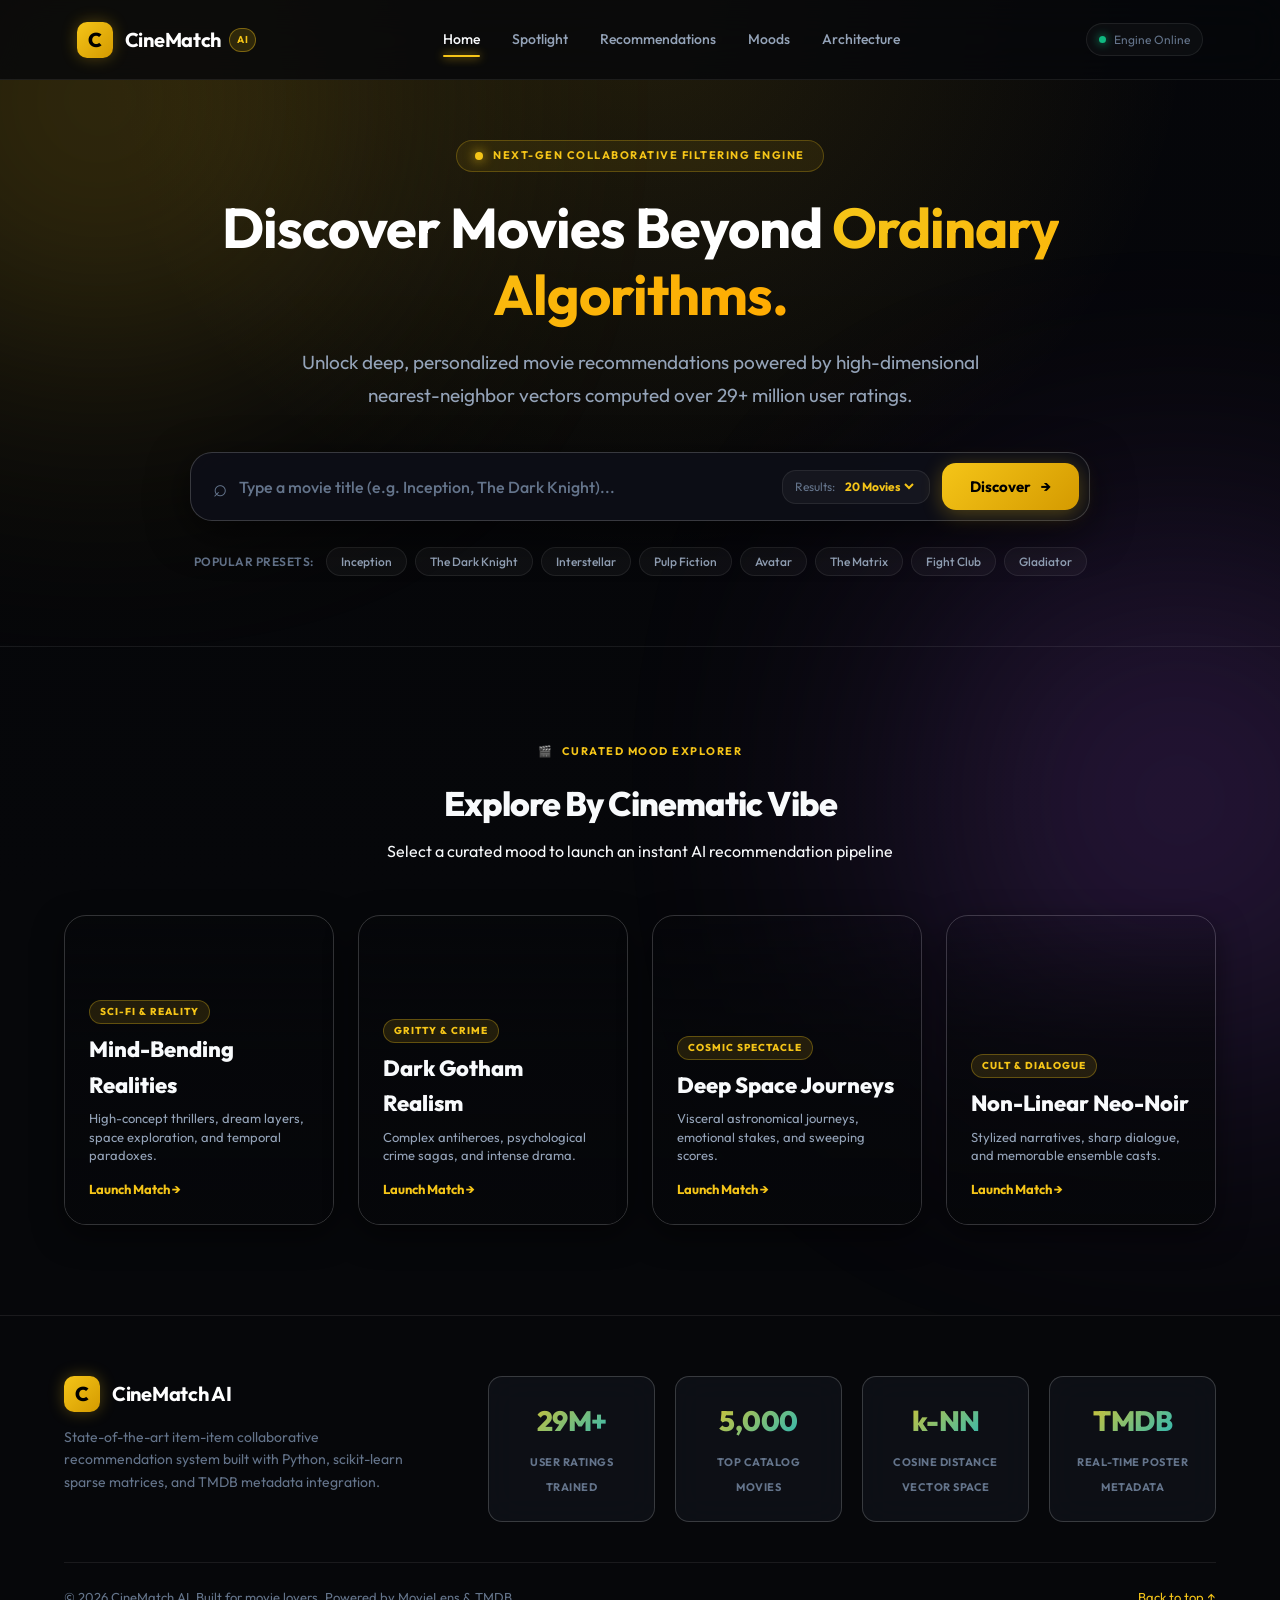
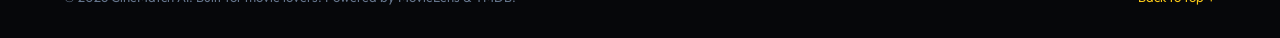
<file: index.html>
<!DOCTYPE html>
<html lang="en">

<head>
    <meta charset="UTF-8">
    <meta name="viewport" content="width=device-width, initial-scale=1.0">
    <title>CineMatch AI — Next-Gen Movie Discovery Engine</title>

    <link rel="stylesheet" href="style.css?v=20.0">



















    <!-- Google Fonts -->
    <link rel="preconnect" href="https://fonts.googleapis.com">
    <link rel="preconnect" href="https://fonts.gstatic.com" crossorigin>
    <link href="https://fonts.googleapis.com/css2?family=Outfit:wght@300;400;500;600;700;800&family=Syne:wght@700;800&display=swap" rel="stylesheet">
</head>

<body>

    <!-- ======================================
         DYNAMIC BACKDROP & AMBIENT GLOW
    ======================================= -->
    <div id="backdrop" class="backdrop"></div>
    <div id="ambientOverlay" class="backdrop-overlay"></div>
    <div class="ambient-glow glow-top-left"></div>
    <div class="ambient-glow glow-bottom-right"></div>


    <!-- ======================================
         NAVIGATION BAR
    ======================================= -->
    <header class="navbar">
        <div class="logo" onclick="scrollToSection('home', event)">
            <div class="logo-icon">
                <span>C</span>
            </div>
            <div class="logo-text">
                <span class="brand-name">CineMatch</span>
                <span class="ai-badge">AI</span>
            </div>
        </div>

        <nav class="nav-links">
            <a href="javascript:void(0)" onclick="scrollToSection('home', event)" class="active">Home</a>
            <a href="javascript:void(0)" onclick="scrollToSection('spotlight', event)">Spotlight</a>
            <a href="javascript:void(0)" onclick="scrollToSection('recommendations', event)">Recommendations</a>
            <a href="javascript:void(0)" onclick="scrollToSection('moods', event)">Moods</a>
            <a href="javascript:void(0)" onclick="openArchitectureModal(event)">Architecture</a>
        </nav>

        <div class="nav-actions">
            <div class="status-indicator">
                <span class="status-dot"></span>
                <span class="status-text">Engine Online</span>
            </div>
        </div>
    </header>


    <!-- ======================================
         MAIN CONTENT AREA
    ======================================= -->
    <main id="home">

        <!-- HERO CONSOLE SECTION -->
        <section class="hero">
            <div class="hero-content">

                <div class="eyebrow">
                    <span class="pulse"></span>
                    <span class="eyebrow-text">NEXT-GEN COLLABORATIVE FILTERING ENGINE</span>
                </div>

                <h1 class="hero-title">
                    Discover Movies Beyond <span class="gradient-text">Ordinary Algorithms.</span>
                </h1>

                <p class="hero-description">
                    Unlock deep, personalized movie recommendations powered by high-dimensional nearest-neighbor vectors computed over 29+ million user ratings.
                </p>




                <!-- SEARCH CONSOLE -->
                <div class="search-console" id="searchContainer">
                    <div class="search-input-wrapper">
                        <span class="search-icon">⌕</span>
                        <input type="text" id="movieSearch" placeholder="Type a movie title (e.g. Inception, The Dark Knight)..." autocomplete="off" spellcheck="false">
                        <button id="clearSearchBtn" class="clear-btn hidden" onclick="clearSearch()" title="Clear text">×</button>
                    </div>

                    <div class="search-controls-right">
                        <div class="limit-selector" title="Number of recommendations">
                            <label for="limitSelect">Results:</label>
                            <select id="limitSelect" onchange="updateLimit(this.value)">
                                <option value="20" selected>20 Movies</option>
                                <option value="30">30 Movies</option>
                                <option value="40">40 Movies</option>
                            </select>
                        </div>

                        <button id="searchButton" onclick="searchMovie()">
                            <span>Discover</span>
                            <span class="arrow">→</span>
                        </button>
                    </div>
                </div>

                <div id="autoCorrectBanner" class="autocorrect-banner hidden">
                    <span class="sparkle">✨</span>
                    <span id="autoCorrectText">Auto-corrected query: showing recommendations for <strong>Interstellar</strong></span>
                </div>

                <div id="searchError" class="search-error hidden"></div>



                <!-- QUICK DISCOVERY PRESETS -->
                <div class="quick-presets">
                    <span class="presets-label">Popular Presets:</span>
                    <div class="chips-wrapper">
                        <button class="preset-chip" onclick="quickSearch('Inception')">Inception</button>
                        <button class="preset-chip" onclick="quickSearch('The Dark Knight')">The Dark Knight</button>
                        <button class="preset-chip" onclick="quickSearch('Interstellar')">Interstellar</button>
                        <button class="preset-chip" onclick="quickSearch('Pulp Fiction')">Pulp Fiction</button>
                        <button class="preset-chip" onclick="quickSearch('Avatar')">Avatar</button>
                        <button class="preset-chip" onclick="quickSearch('The Matrix')">The Matrix</button>
                        <button class="preset-chip" onclick="quickSearch('Fight Club')">Fight Club</button>
                        <button class="preset-chip" onclick="quickSearch('Gladiator')">Gladiator</button>
                    </div>
                </div>

                <!-- RECENT IN-MEMORY SEARCH TRAY -->
                <div id="recentSearchSection" class="recent-search-section hidden">
                    <span class="recent-label">Session History:</span>
                    <div id="recentChips" class="recent-chips"></div>
                    <button class="clear-history-btn" onclick="clearSessionHistory()">Clear</button>
                </div>

            </div>
        </section>


        <!-- SELECTED MOVIE SPOTLIGHT SECTION -->
        <section id="selectedMovieSection" class="spotlight-section hidden">
            <div class="section-container">
                <div class="section-badge">
                    <span class="badge-icon">✦</span>
                    <span>SEARCH TARGET SPOTLIGHT</span>
                </div>

                <div id="selectedMovie" class="spotlight-card"></div>
            </div>
        </section>




        <!-- RECOMMENDATIONS HUB SECTION -->
        <section id="recommendations" class="recommendations-section hidden">
            <div class="section-container">

                <!-- RECOMMENDATION HEADER & CONTROLS TOOLBAR -->
                <div class="recommendation-header">
                    <div class="header-titles">
                        <div class="section-badge">
                            <span class="badge-icon">⚡</span>
                            <span>AI CURATED DISCOVERY HUB</span>
                        </div>
                        <h2>Recommended For You</h2>
                        <p class="header-subtitle">Matched via vector proximity in ratings space</p>
                    </div>

                    <div class="header-right-controls">
                        <div id="recommendationCount" class="results-count-pill">0 Matches</div>
                        <div class="view-switcher">
                            <button id="gridViewBtn" class="view-btn active" onclick="switchView('grid')" title="Grid View">
                                <svg width="18" height="18" viewBox="0 0 24 24" fill="none" stroke="currentColor" stroke-width="2"><rect x="3" y="3" width="7" height="7"></rect><rect x="14" y="3" width="7" height="7"></rect><rect x="14" y="14" width="7" height="7"></rect><rect x="3" y="14" width="7" height="7"></rect></svg>
                            </button>
                            <button id="listViewBtn" class="view-btn" onclick="switchView('list')" title="List View">
                                <svg width="18" height="18" viewBox="0 0 24 24" fill="none" stroke="currentColor" stroke-width="2"><line x1="8" y1="6" x2="21" y2="6"></line><line x1="8" y1="12" x2="21" y2="12"></line><line x1="8" y1="18" x2="21" y2="18"></line><line x1="3" y1="6" x2="3.01" y2="6"></line><line x1="3" y1="12" x2="3.01" y2="12"></line><line x1="3" y1="18" x2="3.01" y2="18"></line></svg>
                            </button>
                        </div>
                    </div>
                </div>


                <!-- MOVIE CARDS CONTAINER (GRID OR LIST) -->
                <div id="movieGrid" class="movie-grid grid-mode"></div>

                <!-- NO MATCHING RESULTS ALERT -->
                <div id="noResultsAlert" class="no-results-alert hidden">
                    <div class="alert-icon">🔍</div>
                    <h3>No Movies Match Your Active Filters</h3>
                    <p>Try resetting the genre or minimum rating filter to view more recommendations.</p>
                    <button class="reset-filters-btn" onclick="resetFilters()">Reset All Filters</button>
                </div>

            </div>
        </section>


        <!-- LOADING STATE -->
        <div id="loading" class="loading-overlay hidden">
            <div class="spinner-container">
                <div class="glow-spinner"></div>
                <div class="inner-spinner"></div>
            </div>
            <p class="loading-text">Vectorizing & Searching Nearest Neighbors...</p>
            <span class="loading-subtext">Fetching metadata from TMDB</span>
        </div>


        <!-- MOOD & GENRE EXPLORER SECTION -->
        <section id="moods" class="moods-section">
            <div class="section-container">
                <div class="section-header-center">
                    <div class="section-badge">
                        <span class="badge-icon">🎬</span>
                        <span>CURATED MOOD EXPLORER</span>
                    </div>
                    <h2>Explore By Cinematic Vibe</h2>
                    <p>Select a curated mood to launch an instant AI recommendation pipeline</p>
                </div>

                <div class="mood-cards-grid">
                    <div class="mood-card" onclick="quickSearch('Inception')">
                        <div class="mood-bg sci-fi"></div>
                        <div class="mood-content">
                            <span class="mood-tag">Sci-Fi & Reality</span>
                            <h3>Mind-Bending Realities</h3>
                            <p>High-concept thrillers, dream layers, space exploration, and temporal paradoxes.</p>
                            <span class="mood-action">Launch Match →</span>
                        </div>
                    </div>

                    <div class="mood-card" onclick="quickSearch('The Dark Knight')">
                        <div class="mood-bg dark-hero"></div>
                        <div class="mood-content">
                            <span class="mood-tag">Gritty & Crime</span>
                            <h3>Dark Gotham Realism</h3>
                            <p>Complex antiheroes, psychological crime sagas, and intense drama.</p>
                            <span class="mood-action">Launch Match →</span>
                        </div>
                    </div>

                    <div class="mood-card" onclick="quickSearch('Interstellar')">
                        <div class="mood-bg cosmic"></div>
                        <div class="mood-content">
                            <span class="mood-tag">Cosmic Spectacle</span>
                            <h3>Deep Space Journeys</h3>
                            <p>Visceral astronomical journeys, emotional stakes, and sweeping scores.</p>
                            <span class="mood-action">Launch Match →</span>
                        </div>
                    </div>

                    <div class="mood-card" onclick="quickSearch('Pulp Fiction')">
                        <div class="mood-bg cult"></div>
                        <div class="mood-content">
                            <span class="mood-tag">Cult & Dialogue</span>
                            <h3>Non-Linear Neo-Noir</h3>
                            <p>Stylized narratives, sharp dialogue, and memorable ensemble casts.</p>
                            <span class="mood-action">Launch Match →</span>
                        </div>
                    </div>
                </div>
            </div>
        </section>

    </main>


    <!-- ======================================
         LIVE STATS FOOTER
    ======================================= -->
    <footer class="site-footer">
        <div class="section-container">
            <div class="footer-grid">
                <div class="footer-brand">
                    <div class="logo">
                        <div class="logo-icon"><span>C</span></div>
                        <span class="brand-name">CineMatch AI</span>
                    </div>
                    <p class="footer-desc">
                        State-of-the-art item-item collaborative recommendation system built with Python, scikit-learn sparse matrices, and TMDB metadata integration.
                    </p>
                </div>

                <div class="footer-stats-list">
                    <div class="footer-stat">
                        <span class="stat-number">29M+</span>
                        <span class="stat-label">User Ratings Trained</span>
                    </div>
                    <div class="footer-stat">
                        <span class="stat-number">5,000</span>
                        <span class="stat-label">Top Catalog Movies</span>
                    </div>
                    <div class="footer-stat">
                        <span class="stat-number">k-NN</span>
                        <span class="stat-label">Cosine Distance Vector Space</span>
                    </div>
                    <div class="footer-stat">
                        <span class="stat-number">TMDB</span>
                        <span class="stat-label">Real-time Poster Metadata</span>
                    </div>
                </div>
            </div>

            <div class="footer-bottom">
                <p>© 2026 CineMatch AI. Built for movie lovers. Powered by MovieLens & TMDB.</p>
                <a href="javascript:void(0)" onclick="scrollToSection('home', event)" class="back-to-top">Back to top ↑</a>
            </div>
        </div>
    </footer>


    <!-- ======================================
         ENDLESS DISCOVERY MOVIE MODAL
    ======================================= -->
    <div id="movieModal" class="modal hidden">
        <div class="modal-backdrop" onclick="closeModal()"></div>
        <div class="modal-content">
            <button class="modal-close" onclick="closeModal()" title="Close Modal (Esc)">×</button>
            <div id="modalMovie" class="modal-movie-body"></div>
        </div>
    </div>


    <!-- ======================================
         ARCHITECTURE OVERVIEW MODAL
    ======================================= -->
    <div id="architectureModal" class="modal hidden">
        <div class="modal-backdrop" onclick="closeArchitectureModal()"></div>
        <div class="modal-content architecture-modal-content">
            <button class="modal-close" onclick="closeArchitectureModal()">×</button>

            <div class="arch-header">
                <span class="badge-icon">⚡</span>
                <h2>CineMatch AI Architecture</h2>
                <p>How our recommendation engine computes movie vectors</p>
            </div>

            <div class="arch-body">
                <div class="arch-step">
                    <div class="step-num">01</div>
                    <div class="step-details">
                        <h4>Data Preprocessing & Chunking</h4>
                        <p>Aggregates 29+ million ratings from MovieLens using chunked pandas processing to filter down to the top 5,000 most-rated movies.</p>
                    </div>
                </div>

                <div class="arch-step">
                    <div class="step-num">02</div>
                    <div class="step-details">
                        <h4>Sparse CSR User-Movie Matrix</h4>
                        <p>Constructs a high-dimensional SciPy Compressed Sparse Row (CSR) matrix mapping user ratings into movie feature vectors.</p>
                    </div>
                </div>

                <div class="arch-step">
                    <div class="step-num">03</div>
                    <div class="step-details">
                        <h4>Item-Item Cosine Nearest Neighbors</h4>
                        <p>Trains a scikit-learn <code>NearestNeighbors(metric="cosine", algorithm="brute")</code> model to calculate exact angular similarity between movie vectors.</p>
                    </div>
                </div>

                <div class="arch-step">
                    <div class="step-num">04</div>
                    <div class="step-details">
                        <h4>FastAPI Backend & TMDB API Enrichment</h4>
                        <p>Queries vector indices on-the-fly via FastAPI, resolving movie IDs to rich posters, backdrops, ratings, and genre tags via TMDB v3 API.</p>
                    </div>
                </div>
            </div>

            <div class="arch-footer">
                <button class="primary-btn" onclick="closeArchitectureModal()">Got It!</button>
            </div>
        </div>
    </div>


    <!-- ======================================
         JAVASCRIPT ENGINE
    ======================================= -->
    <script src="script.js?v=310.0"></script>




















</body>

</html>
</file>
<file: style.css>
/* ==========================================================================
   CINEMATCH AI — ULTRA-PREMIUM DESIGN SYSTEM (DARK MODE)
   ========================================================================== */

/* --------------------------------------------------------------------------
   01. DESIGN TOKENS & CSS VARIABLES
   -------------------------------------------------------------------------- */
:root {
    /* Color Palette */
    --bg-primary: #06070a;
    --bg-surface: #0e0f17;
    --bg-surface-light: #161824;
    --bg-glass: rgba(16, 18, 27, 0.72);
    --bg-glass-hover: rgba(26, 29, 43, 0.85);

    /* Text Colors */
    --text-primary: #f8fafc;
    --text-secondary: #94a3b8;
    --text-muted: #64748b;

    /* Accents & Glows */
    --accent-gold: #f5c518;
    --accent-gold-light: #ffdb57;
    --accent-gold-glow: rgba(245, 197, 24, 0.3);
    --accent-cyan: #06b6d4;
    --accent-cyan-glow: rgba(6, 182, 212, 0.3);
    --accent-purple: #a855f7;
    --accent-purple-glow: rgba(168, 85, 247, 0.3);

    /* Borders & Dividers */
    --border-glass: rgba(255, 255, 255, 0.08);
    --border-glass-bright: rgba(255, 255, 255, 0.18);
    --border-accent: rgba(245, 197, 24, 0.4);

    /* Shadows & Effects */
    --shadow-sm: 0 4px 20px rgba(0, 0, 0, 0.4);
    --shadow-lg: 0 25px 60px rgba(0, 0, 0, 0.7);
    --shadow-glow: 0 0 35px var(--accent-gold-glow);

    /* Transitions & Radii */
    --radius-sm: 8px;
    --radius-md: 14px;
    --radius-lg: 22px;
    --radius-full: 9999px;
    --transition-fast: 0.2s cubic-bezier(0.4, 0, 0.2, 1);
    --transition-normal: 0.35s cubic-bezier(0.4, 0, 0.2, 1);
}

/* --------------------------------------------------------------------------
   02. BASE RESETS & TYPOGRAPHY
   -------------------------------------------------------------------------- */
* {
    margin: 0;
    padding: 0;
    box-sizing: border-box;
}

html {
    scroll-behavior: smooth;
    color-scheme: dark;
}

body {
    background-color: var(--bg-primary);
    color: var(--text-primary);
    font-family: 'Outfit', -apple-system, BlinkMacSystemFont, sans-serif;
    font-weight: 400;
    line-height: 1.6;
    overflow-x: hidden;
    min-height: 100vh;
}

button, input, select {
    font-family: inherit;
    font-size: inherit;
    color: inherit;
}

/* Custom Scrollbar */
::-webkit-scrollbar {
    width: 8px;
}
::-webkit-scrollbar-track {
    background: var(--bg-primary);
}
::-webkit-scrollbar-thumb {
    background: rgba(255, 255, 255, 0.15);
    border-radius: 4px;
}
::-webkit-scrollbar-thumb:hover {
    background: var(--accent-gold);
}

/* --------------------------------------------------------------------------
   03. AMBIENT LIGHTING & DYNAMIC BACKDROP
   -------------------------------------------------------------------------- */
.backdrop {
    position: fixed;
    inset: 0;
    z-index: -3;
    background-size: cover;
    background-position: center top;
    opacity: 0;
    filter: blur(10px) brightness(0.6);
    transform: scale(1.05);
    transition: opacity 1.2s ease, background-image 1.2s ease;
}

.backdrop.active {
    opacity: 0.35;
}

.backdrop-overlay {
    position: fixed;
    inset: 0;
    z-index: -2;
    pointer-events: none;
    background: 
        radial-gradient(circle at 50% 0%, rgba(245, 197, 24, 0.12), transparent 50%),
        linear-gradient(180deg, rgba(6, 7, 10, 0.85) 0%, #06070a 100%);
}

.ambient-glow {
    position: fixed;
    width: 500px;
    height: 500px;
    border-radius: 50%;
    filter: blur(140px);
    pointer-events: none;
    z-index: -1;
    opacity: 0.25;
}

.glow-top-left {
    top: -150px;
    left: -150px;
    background: var(--accent-gold);
}

.glow-bottom-right {
    bottom: -150px;
    right: -150px;
    background: var(--accent-purple);
}

/* --------------------------------------------------------------------------
   04. NAVIGATION BAR
   -------------------------------------------------------------------------- */
.navbar {
    position: fixed;
    top: 0;
    left: 0;
    right: 0;
    height: 80px;
    z-index: 100;
    display: flex;
    align-items: center;
    justify-content: space-between;
    padding: 0 6vw;
    background: rgba(6, 7, 10, 0.8);
    backdrop-filter: blur(20px);
    border-bottom: 1px solid var(--border-glass);
}

.logo {
    display: flex;
    align-items: center;
    gap: 12px;
    cursor: pointer;
}

.logo-icon {
    width: 36px;
    height: 36px;
    border-radius: 10px;
    background: linear-gradient(135deg, var(--accent-gold), #d49a00);
    display: grid;
    place-items: center;
    color: #000;
    font-family: 'Outfit', sans-serif;
    font-weight: 800;
    font-size: 20px;
    box-shadow: 0 0 16px var(--accent-gold-glow);
}

.logo-text {
    display: flex;
    align-items: center;
    gap: 8px;
}

.brand-name {
    font-family: 'Outfit', sans-serif;
    font-weight: 700;
    font-size: 20px;
    letter-spacing: -0.3px;
    color: #ffffff;
}

.ai-badge {
    font-size: 10px;
    font-weight: 700;
    padding: 3px 7px;
    border-radius: var(--radius-full);
    background: rgba(245, 197, 24, 0.15);
    color: var(--accent-gold);
    border: 1px solid rgba(245, 197, 24, 0.4);
    letter-spacing: 0.5px;
}

.nav-links {
    display: flex;
    align-items: center;
    gap: 32px;
}

.nav-links a {
    color: var(--text-secondary);
    text-decoration: none;
    font-weight: 500;
    font-size: 14px;
    transition: var(--transition-fast);
    position: relative;
}

.nav-links a:hover,
.nav-links a.active {
    color: var(--text-primary);
}

.nav-back-link {
    background: rgba(168, 85, 247, 0.15);
    border: 1px solid rgba(168, 85, 247, 0.4);
    color: #a855f7 !important;
    padding: 6px 14px;
    border-radius: 9999px;
    font-weight: 600 !important;
    transition: all 0.2s ease !important;
}

.nav-back-link:hover {
    background: rgba(168, 85, 247, 0.3);
    color: #fff !important;
    box-shadow: 0 0 15px rgba(168, 85, 247, 0.4);
    transform: translateY(-1px);
}

.nav-links a.active::after {
    content: '';
    position: absolute;
    bottom: -6px;
    left: 0;
    right: 0;
    height: 2px;
    background: var(--accent-gold);
    border-radius: var(--radius-full);
    box-shadow: 0 0 10px var(--accent-gold);
}

.nav-actions {
    display: flex;
    align-items: center;
    gap: 18px;
}

.status-indicator {
    display: flex;
    align-items: center;
    gap: 8px;
    font-size: 12px;
    color: var(--text-muted);
    padding: 6px 12px;
    background: rgba(255, 255, 255, 0.03);
    border: 1px solid var(--border-glass);
    border-radius: var(--radius-full);
}

.status-dot {
    width: 7px;
    height: 7px;
    border-radius: 50%;
    background: #10b981;
    box-shadow: 0 0 10px #10b981;
}

.nav-search-box {
    display: flex;
    align-items: center;
    gap: 8px;
    padding: 7px 14px;
    background: var(--bg-surface-light);
    border: 1px solid var(--border-glass-bright);
    border-radius: var(--radius-md);
    transition: var(--transition-fast);
    width: 220px;
}

.nav-search-box:focus-within {
    border-color: var(--accent-gold);
    box-shadow: 0 0 20px var(--accent-gold-glow);
    width: 280px;
}

.nav-search-box input {
    background: transparent;
    border: none;
    outline: none;
    color: var(--text-primary);
    font-size: 13px;
    width: 100%;
}

.nav-search-box input::placeholder {
    color: var(--text-muted);
}

.shortcut-key {
    font-size: 11px;
    font-weight: 700;
    padding: 2px 6px;
    background: rgba(255, 255, 255, 0.1);
    border-radius: 4px;
    color: var(--text-secondary);
}

/* --------------------------------------------------------------------------
   05. HERO SECTION & CONSOLE
   -------------------------------------------------------------------------- */
.hero {
    min-height: auto;
    display: flex;
    align-items: center;
    justify-content: center;
    padding: 140px 6vw 70px;
    position: relative;
}

.hero-content {
    max-width: 900px;
    width: 100%;
    text-align: center;
    margin: 0 auto;
}

.eyebrow {
    display: inline-flex;
    align-items: center;
    gap: 10px;
    padding: 6px 18px;
    background: rgba(245, 197, 24, 0.08);
    border: 1px solid rgba(245, 197, 24, 0.25);
    border-radius: var(--radius-full);
    margin-bottom: 22px;
}

.pulse {
    width: 8px;
    height: 8px;
    border-radius: 50%;
    background: var(--accent-gold);
    box-shadow: 0 0 12px var(--accent-gold);
    animation: pulseGlow 2s infinite;
}

@keyframes pulseGlow {
    0%, 100% { transform: scale(1); opacity: 1; }
    50% { transform: scale(1.3); opacity: 0.6; }
}

.eyebrow-text {
    color: var(--accent-gold);
    font-size: 11px;
    font-weight: 700;
    letter-spacing: 1.5px;
}

.hero-title {
    font-family: 'Outfit', -apple-system, BlinkMacSystemFont, 'Segoe UI', Roboto, sans-serif;
    font-weight: 700;
    font-size: clamp(34px, 4.8vw, 56px);
    line-height: 1.2;
    letter-spacing: -1px;
    margin-bottom: 18px;
    color: #ffffff;
}

.gradient-text {
    background: linear-gradient(135deg, #f5c518 0%, #ffaa00 100%);
    -webkit-background-clip: text;
    -webkit-text-fill-color: transparent;
}

.hero-description {
    font-size: clamp(16px, 2vw, 19px);
    color: var(--text-secondary);
    max-width: 720px;
    margin: 0 auto 40px;
    line-height: 1.75;
}




/* Glass Search Console (Sticky Navigation) */
.search-console {
    position: sticky;
    top: 85px;
    z-index: 99;
    background: rgba(14, 15, 23, 0.92);
    backdrop-filter: blur(28px);
    border: 1px solid var(--border-glass-bright);
    border-radius: var(--radius-lg);
    padding: 10px 10px 10px 22px;
    display: flex;
    align-items: center;
    gap: 14px;
    box-shadow: 0 12px 40px rgba(0, 0, 0, 0.6);
    transition: var(--transition-normal);
}


.search-console:focus-within {
    border-color: var(--accent-gold);
    box-shadow: 0 0 40px var(--accent-gold-glow), var(--shadow-lg);
}

.search-input-wrapper {
    display: flex;
    align-items: center;
    gap: 12px;
    flex: 1;
    min-width: 0;
}

.search-icon {
    font-size: 24px;
    color: var(--text-muted);
}

.search-input-wrapper input {
    width: 100%;
    background: transparent;
    border: none;
    outline: none;
    font-size: 16px;
    font-weight: 500;
    color: var(--text-primary);
}

.search-input-wrapper input::placeholder {
    color: var(--text-muted);
}

.clear-btn {
    background: rgba(255, 255, 255, 0.1);
    border: none;
    border-radius: 50%;
    width: 24px;
    height: 24px;
    cursor: pointer;
    font-size: 16px;
    color: var(--text-secondary);
    display: grid;
    place-items: center;
}

.search-controls-right {
    display: flex;
    align-items: center;
    gap: 12px;
}

.limit-selector {
    display: flex;
    align-items: center;
    gap: 6px;
    font-size: 12px;
    color: var(--text-muted);
    background: rgba(255, 255, 255, 0.04);
    padding: 6px 12px;
    border-radius: var(--radius-md);
    border: 1px solid var(--border-glass);
}

.limit-selector select {
    background: transparent;
    border: none;
    outline: none;
    color: var(--accent-gold);
    font-weight: 700;
    cursor: pointer;
}

.limit-selector select option {
    background: var(--bg-surface);
    color: var(--text-primary);
}

#searchButton {
    background: linear-gradient(135deg, var(--accent-gold), #d49a00);
    color: #000;
    border: none;
    padding: 14px 28px;
    border-radius: var(--radius-md);
    font-weight: 700;
    font-size: 15px;
    cursor: pointer;
    display: flex;
    align-items: center;
    gap: 10px;
    transition: var(--transition-fast);
    box-shadow: 0 4px 20px var(--accent-gold-glow);
}

#searchButton:hover {
    transform: translateY(-2px);
    box-shadow: 0 8px 30px var(--accent-gold-glow);
}

.autocorrect-banner {
    margin-top: 16px;
    padding: 10px 20px;
    background: rgba(245, 197, 24, 0.1);
    border: 1px solid rgba(245, 197, 24, 0.35);
    border-radius: var(--radius-full);
    color: var(--accent-gold);
    font-size: 13px;
    font-weight: 500;
    display: inline-flex;
    align-items: center;
    gap: 8px;
    box-shadow: 0 4px 20px rgba(245, 197, 24, 0.15);
    animation: fadeIn 0.3s ease;
}

.search-error {
    margin-top: 20px;
    width: 100%;
}

.mistake-card {
    background: rgba(14, 15, 23, 0.75);
    backdrop-filter: blur(20px);
    border: 1px solid rgba(245, 197, 24, 0.25);
    border-radius: var(--radius-lg);
    padding: 24px 30px;
    display: flex;
    align-items: center;
    gap: 20px;
    text-align: left;
    box-shadow: 0 12px 40px rgba(0, 0, 0, 0.4);
    animation: fadeIn 0.3s ease;
}

.mistake-icon {
    font-size: 38px;
    line-height: 1;
    background: rgba(245, 197, 24, 0.12);
    padding: 14px;
    border-radius: 50%;
    border: 1px solid rgba(245, 197, 24, 0.3);
    flex-shrink: 0;
}

.mistake-content h3 {
    font-family: 'Syne', sans-serif;
    font-size: 18px;
    color: var(--text-primary);
    margin-bottom: 6px;
}

.mistake-content p {
    font-size: 13px;
    color: var(--text-secondary);
    line-height: 1.5;
    margin-bottom: 14px;
}

.mistake-suggestions {
    display: flex;
    gap: 8px;
    flex-wrap: wrap;
}


/* Quick Discovery Presets */
.quick-presets {
    margin-top: 26px;
    display: flex;
    align-items: center;
    justify-content: center;
    gap: 12px;
    flex-wrap: wrap;
}

.presets-label {
    font-size: 12px;
    font-weight: 600;
    color: var(--text-muted);
    text-transform: uppercase;
    letter-spacing: 0.5px;
}

.chips-wrapper {
    display: flex;
    gap: 8px;
    flex-wrap: wrap;
    justify-content: center;
}

.preset-chip {
    background: rgba(255, 255, 255, 0.04);
    border: 1px solid var(--border-glass);
    padding: 6px 14px;
    border-radius: var(--radius-full);
    font-size: 12px;
    font-weight: 500;
    color: var(--text-secondary);
    cursor: pointer;
    transition: var(--transition-fast);
}

.preset-chip:hover {
    background: rgba(245, 197, 24, 0.12);
    border-color: rgba(245, 197, 24, 0.4);
    color: var(--accent-gold);
    transform: translateY(-1px);
}

/* Recent Session History Tray */
.recent-search-section {
    margin-top: 18px;
    display: flex;
    align-items: center;
    justify-content: center;
    gap: 10px;
}

.recent-label {
    font-size: 11px;
    color: var(--text-muted);
}

.recent-chips {
    display: flex;
    gap: 6px;
}

.recent-chip {
    font-size: 11px;
    padding: 4px 10px;
    background: rgba(6, 182, 212, 0.1);
    border: 1px solid rgba(6, 182, 212, 0.3);
    color: var(--accent-cyan);
    border-radius: var(--radius-full);
    cursor: pointer;
}

.clear-history-btn {
    background: transparent;
    border: none;
    color: var(--text-muted);
    font-size: 11px;
    cursor: pointer;
    text-decoration: underline;
}

/* --------------------------------------------------------------------------
   06. SPOTLIGHT SECTION (SEARCH TARGET)
   -------------------------------------------------------------------------- */
.section-container {
    max-width: 1400px;
    width: 90vw;
    margin: 0 auto;
}

.spotlight-section {
    padding: 40px 0 80px;
}

.section-badge {
    display: inline-flex;
    align-items: center;
    gap: 8px;
    color: var(--accent-gold);
    font-size: 11px;
    font-weight: 700;
    letter-spacing: 1.5px;
    margin-bottom: 16px;
}

.spotlight-card {
    background: var(--bg-glass);
    backdrop-filter: blur(24px);
    border: 1px solid var(--border-glass-bright);
    border-radius: var(--radius-lg);
    padding: 36px;
    display: grid;
    grid-template-columns: 260px 1fr;
    gap: 40px;
    box-shadow: var(--shadow-lg);
}

.spotlight-poster-wrapper {
    position: relative;
    border-radius: var(--radius-md);
    overflow: hidden;
    box-shadow: 0 15px 40px rgba(0, 0, 0, 0.6);
}

.spotlight-poster {
    width: 100%;
    aspect-ratio: 2 / 3;
    object-fit: cover;
    display: block;
}

.spotlight-details {
    display: flex;
    flex-direction: column;
    justify-content: center;
}

.spotlight-details h2 {
    font-family: 'Syne', sans-serif;
    font-size: clamp(28px, 3.5vw, 44px);
    line-height: 1.1;
    margin-bottom: 16px;
}

.movie-meta-bar {
    display: flex;
    align-items: center;
    gap: 14px;
    flex-wrap: wrap;
    margin-bottom: 20px;
}

.rating-badge {
    background: rgba(245, 197, 24, 0.15);
    border: 1px solid rgba(245, 197, 24, 0.4);
    color: var(--accent-gold);
    font-weight: 700;
    font-size: 13px;
    padding: 4px 10px;
    border-radius: var(--radius-md);
}

.year-badge, .tmdb-badge {
    color: var(--text-secondary);
    font-size: 13px;
    font-weight: 500;
}

.genre-tags-list {
    display: flex;
    gap: 8px;
    flex-wrap: wrap;
}

.genre-pill {
    padding: 4px 12px;
    background: rgba(255, 255, 255, 0.05);
    border: 1px solid var(--border-glass);
    border-radius: var(--radius-full);
    font-size: 12px;
    color: var(--text-secondary);
}

.synopsis {
    color: var(--text-secondary);
    font-size: 15px;
    line-height: 1.8;
    margin-bottom: 28px;
    max-width: 800px;
}

.spotlight-actions {
    display: flex;
    gap: 14px;
}

.primary-action-btn {
    background: linear-gradient(135deg, var(--accent-gold), #d49a00);
    color: #000;
    font-weight: 700;
    border: none;
    padding: 12px 24px;
    border-radius: var(--radius-md);
    cursor: pointer;
    transition: var(--transition-fast);
}

.secondary-action-btn {
    background: rgba(255, 255, 255, 0.06);
    border: 1px solid var(--border-glass);
    color: var(--text-primary);
    font-weight: 600;
    padding: 12px 24px;
    border-radius: var(--radius-md);
    cursor: pointer;
    text-decoration: none;
    transition: var(--transition-fast);
}

.secondary-action-btn:hover {
    background: rgba(255, 255, 255, 0.12);
}



/* --------------------------------------------------------------------------
   07. RECOMMENDATION HUB & TOOLBAR
   -------------------------------------------------------------------------- */
.recommendations-section {
    padding: 40px 0 100px;
}

.recommendation-header {
    display: flex;
    justify-content: space-between;
    align-items: flex-end;
    margin-bottom: 24px;
}

.header-titles h2 {
    font-family: 'Syne', sans-serif;
    font-size: 34px;
}

.header-subtitle {
    color: var(--text-muted);
    font-size: 14px;
    margin-top: 4px;
}

.header-right-controls {
    display: flex;
    align-items: center;
    gap: 12px;
}

.results-count-pill {
    padding: 6px 16px;
    background: var(--bg-surface-light);
    border: 1px solid var(--border-glass);
    border-radius: var(--radius-full);
    font-size: 13px;
    font-weight: 600;
    color: var(--accent-gold);
}

/* View Switcher Toggle */
.view-switcher {
    display: flex;
    align-items: center;
    background: var(--bg-surface-light);
    border: 1px solid var(--border-glass);
    border-radius: var(--radius-full);
    padding: 3px;
}

.view-btn {
    background: transparent;
    border: none;
    padding: 6px 12px;
    border-radius: var(--radius-full);
    color: var(--text-muted);
    cursor: pointer;
    display: flex;
    align-items: center;
    justify-content: center;
    transition: var(--transition-fast);
}

.view-btn.active, .view-btn:hover {
    background: var(--accent-gold);
    color: #000;
}

/* --------------------------------------------------------------------------
   08. MOVIE CARDS (GRID VS LIST VIEW)
   -------------------------------------------------------------------------- */
/* Grid Mode */
.movie-grid.grid-mode {
    display: grid;
    grid-template-columns: repeat(auto-fill, minmax(230px, 1fr));
    gap: 24px;
}

.movie-card {
    background: var(--bg-surface);
    border: 1px solid var(--border-glass);
    border-radius: var(--radius-md);
    overflow: hidden;
    position: relative;
    cursor: pointer;
    transition: transform 0.35s ease, box-shadow 0.35s ease, border-color 0.35s ease;
}

.movie-card:hover {
    transform: translateY(-8px);
    border-color: rgba(245, 197, 24, 0.4);
    box-shadow: 0 20px 40px rgba(0, 0, 0, 0.6), 0 0 20px var(--accent-gold-glow);
}

.card-poster-wrapper {
    position: relative;
    width: 100%;
    aspect-ratio: 2 / 3;
    overflow: hidden;
}

.card-poster {
    width: 100%;
    height: 100%;
    object-fit: cover;
    transition: transform 0.5s ease;
}

.movie-card:hover .card-poster {
    transform: scale(1.06);
}

.card-gradient-overlay {
    position: absolute;
    inset: 0;
    background: linear-gradient(180deg, transparent 40%, rgba(6, 7, 10, 0.95) 100%);
}

.match-pill {
    position: absolute;
    top: 12px;
    right: 12px;
    z-index: 5;
    padding: 5px 10px;
    border-radius: var(--radius-sm);
    font-size: 11px;
    font-weight: 800;
    backdrop-filter: blur(12px);
    box-shadow: 0 4px 15px rgba(0, 0, 0, 0.5);
}

.match-high {
    background: rgba(245, 197, 24, 0.85);
    color: #000;
}

.match-mid {
    background: rgba(168, 85, 247, 0.85);
    color: #fff;
}

.card-info {
    position: absolute;
    bottom: 0;
    left: 0;
    right: 0;
    padding: 18px;
    z-index: 5;
}

.card-info h3 {
    font-size: 16px;
    font-weight: 700;
    line-height: 1.3;
    margin-bottom: 6px;
    white-space: nowrap;
    overflow: hidden;
    text-overflow: ellipsis;
}

.card-meta {
    display: flex;
    align-items: center;
    gap: 10px;
    font-size: 12px;
    color: var(--text-secondary);
}

.star-rating {
    color: var(--accent-gold);
    font-weight: 700;
}

/* List Mode */
.movie-grid.list-mode {
    display: flex;
    flex-direction: column;
    gap: 16px;
}

.movie-grid.list-mode .movie-card {
    display: grid;
    grid-template-columns: 140px 1fr;
    height: 200px;
}

.movie-grid.list-mode .card-poster-wrapper {
    aspect-ratio: auto;
    height: 100%;
}

.movie-grid.list-mode .card-gradient-overlay {
    display: none;
}

.movie-grid.list-mode .card-info {
    position: static;
    padding: 20px 24px;
    display: flex;
    flex-direction: column;
    justify-content: center;
}

.movie-grid.list-mode .card-info h3 {
    font-size: 20px;
    white-space: normal;
    margin-bottom: 8px;
}

.list-overview {
    font-size: 13px;
    color: var(--text-secondary);
    line-clamp: 2;
    -webkit-line-clamp: 2;
    display: -webkit-box;
    -webkit-box-orient: vertical;
    overflow: hidden;
    margin-top: 10px;
}

/* Alert No Results */
.no-results-alert {
    text-align: center;
    padding: 60px 20px;
    background: var(--bg-surface);
    border: 1px solid var(--border-glass);
    border-radius: var(--radius-lg);
}

.alert-icon {
    font-size: 40px;
    margin-bottom: 12px;
}

.reset-filters-btn {
    margin-top: 16px;
    background: var(--accent-gold);
    color: #000;
    font-weight: 700;
    border: none;
    padding: 10px 20px;
    border-radius: var(--radius-md);
    cursor: pointer;
}

/* --------------------------------------------------------------------------
   09. LOADING & OVERLAY STATES
   -------------------------------------------------------------------------- */
.loading-overlay {
    position: fixed;
    inset: 0;
    z-index: 200;
    background: rgba(6, 7, 10, 0.85);
    backdrop-filter: blur(16px);
    display: flex;
    flex-direction: column;
    align-items: center;
    justify-content: center;
    gap: 16px;
}

.spinner-container {
    position: relative;
    width: 60px;
    height: 60px;
}

.glow-spinner {
    width: 100%;
    height: 100%;
    border: 3px solid transparent;
    border-top-color: var(--accent-gold);
    border-radius: 50%;
    animation: spin 0.9s linear infinite;
    box-shadow: 0 0 20px var(--accent-gold-glow);
}

.inner-spinner {
    position: absolute;
    inset: 8px;
    border: 3px solid transparent;
    border-top-color: var(--accent-purple);
    border-radius: 50%;
    animation: spin 0.6s linear reverse infinite;
}

@keyframes spin {
    to { transform: rotate(360deg); }
}

.loading-text {
    font-size: 18px;
    font-weight: 700;
    color: var(--text-primary);
}

.loading-subtext {
    font-size: 13px;
    color: var(--text-muted);
}

/* --------------------------------------------------------------------------
   10. MOOD EXPLORER SECTION
   -------------------------------------------------------------------------- */
.moods-section {
    padding: 90px 0;
    border-top: 1px solid var(--border-glass);
}

.section-header-center {
    text-align: center;
    max-width: 600px;
    margin: 0 auto 50px;
}

.section-header-center h2 {
    font-family: 'Outfit', sans-serif;
    font-size: 34px;
    font-weight: 800;
    letter-spacing: -1px;
    margin-bottom: 8px;
}

.mood-cards-grid {
    display: grid;
    grid-template-columns: repeat(auto-fit, minmax(260px, 1fr));
    gap: 24px;
}

.mood-card {
    position: relative;
    height: 310px;
    border-radius: var(--radius-lg);
    overflow: hidden;
    border: 1px solid var(--border-glass-bright);
    cursor: pointer;
    box-shadow: 0 10px 30px rgba(0, 0, 0, 0.5);
    transition: transform 0.35s cubic-bezier(0.16, 1, 0.3, 1), border-color 0.35s ease, box-shadow 0.35s ease;
}

.mood-card:hover {
    transform: translateY(-8px) scale(1.02);
    border-color: rgba(245, 197, 24, 0.5);
    box-shadow: 0 20px 40px rgba(0, 0, 0, 0.7), 0 0 30px rgba(245, 197, 24, 0.25);
}

.mood-bg {
    position: absolute;
    inset: 0;
    background-size: cover;
    background-position: center;
    opacity: 0.6;
    transition: transform 0.5s cubic-bezier(0.16, 1, 0.3, 1), opacity 0.5s ease;
}

.mood-card:hover .mood-bg {
    transform: scale(1.1);
    opacity: 0.85;
}

.sci-fi { background-image: url('https://image.tmdb.org/t/p/w780/edv5CZvWj09upOsy2Y6IwDhK8bt.jpg'); }
.dark-hero { background-image: url('https://image.tmdb.org/t/p/w780/qJ2tW6WMUDux911r6m7haRef0WH.jpg'); }
.cosmic { background-image: url('https://image.tmdb.org/t/p/w780/gEU2QniE6E77NI6lCU6MxlNBvIx.jpg'); }
.cult { background-image: url('https://image.tmdb.org/t/p/w780/d5iIlFn5s0ImszYzBPb8JPIfbXD.jpg'); }

.mood-content {
    position: absolute;
    inset: 0;
    padding: 24px;
    display: flex;
    flex-direction: column;
    justify-content: flex-end;
    background: linear-gradient(180deg, rgba(6,7,10,0.1) 0%, rgba(6,7,10,0.7) 40%, rgba(6,7,10,0.95) 100%);
}

.mood-tag {
    font-size: 10px;
    font-weight: 800;
    color: var(--accent-gold);
    text-transform: uppercase;
    letter-spacing: 1px;
    margin-bottom: 8px;
    display: inline-block;
    padding: 3px 10px;
    background: rgba(245, 197, 24, 0.12);
    border: 1px solid rgba(245, 197, 24, 0.3);
    border-radius: 9999px;
    align-self: flex-start;
}

.mood-content h3 {
    font-family: 'Outfit', sans-serif;
    font-size: 22px;
    font-weight: 800;
    margin-bottom: 6px;
}

.mood-content p {
    font-size: 13px;
    color: var(--text-secondary);
    margin-bottom: 14px;
    line-height: 1.45;
}

.mood-action {
    font-size: 13px;
    font-weight: 700;
    color: var(--accent-gold);
    display: inline-flex;
    align-items: center;
    gap: 4px;
    transition: transform 0.2s ease;
}

.mood-card:hover .mood-action {
    transform: translateX(4px);
    color: #ffffff;
}

/* --------------------------------------------------------------------------
   11. ENDLESS DISCOVERY MODAL & ARCHITECTURE MODAL
   -------------------------------------------------------------------------- */
.modal {
    position: fixed;
    inset: 0;
    z-index: 1000;
    display: grid;
    place-items: center;
    padding: 24px;
}

.modal-backdrop {
    position: absolute;
    inset: 0;
    background: rgba(4, 5, 8, 0.88);
    backdrop-filter: blur(20px);
}

.modal-content {
    position: relative;
    z-index: 2;
    width: min(1080px, 94vw);
    max-height: 92vh;
    overflow-y: auto;
    background: linear-gradient(145deg, #10121d 0%, #0a0b12 100%);
    border: 1px solid rgba(245, 197, 24, 0.28);
    border-radius: 24px;
    box-shadow: 0 35px 100px rgba(0, 0, 0, 0.95), 0 0 60px rgba(245, 197, 24, 0.14);
}

.modal-close {
    position: absolute;
    top: 22px;
    right: 22px;
    z-index: 10;
    width: 44px;
    height: 44px;
    border-radius: 50%;
    background: rgba(14, 15, 23, 0.8);
    border: 1px solid rgba(245, 197, 24, 0.3);
    color: #fff;
    font-size: 24px;
    cursor: pointer;
    display: grid;
    place-items: center;
    transition: all 0.25s ease;
}

.modal-close:hover {
    background: var(--accent-gold);
    color: #000;
    transform: rotate(90deg) scale(1.05);
    box-shadow: 0 0 20px rgba(245, 197, 24, 0.5);
}

.modal-movie-body {
    display: grid;
    grid-template-columns: 320px 1fr;
    gap: 36px;
    padding: 40px;
    align-items: stretch;
}

.modal-poster {
    width: 100%;
    border-radius: 20px;
    box-shadow: 0 25px 60px rgba(0, 0, 0, 0.85), 0 0 30px rgba(245, 197, 24, 0.15);
    border: 1px solid rgba(255, 255, 255, 0.08);
    object-fit: cover;
}

.modal-info {
    display: flex;
    flex-direction: column;
    justify-content: space-between;
    min-height: 100%;
}

.modal-info h2 {
    font-family: 'Syne', sans-serif;
    font-size: 36px;
    font-weight: 800;
    letter-spacing: -0.5px;
    line-height: 1.15;
    margin-bottom: 14px;
    color: #ffffff;
}

.modal-info .movie-meta-bar {
    display: flex;
    align-items: center;
    gap: 10px;
    flex-wrap: wrap;
    margin-bottom: 18px;
}

.modal-stats-grid {
    display: grid;
    grid-template-columns: repeat(auto-fit, minmax(130px, 1fr));
    gap: 12px;
    margin: 18px 0;
}

.stat-box {
    background: var(--bg-surface-light);
    border: 1px solid var(--border-glass);
    border-radius: var(--radius-sm);
    padding: 12px 14px;
    display: flex;
    flex-direction: column;
    gap: 4px;
}

.stat-label {
    font-size: 11px;
    font-weight: 700;
    color: var(--text-muted);
    text-transform: uppercase;
    letter-spacing: 0.5px;
}

.stat-val {
    font-size: 14px;
    font-weight: 700;
    color: var(--text-primary);
}

.modal-info p {
    color: #cbd5e1;
    font-size: 15px;
    line-height: 1.8;
    margin: 16px 0 24px;
}

.chain-discover-btn {
    background: linear-gradient(135deg, #ffd700 0%, #d49a00 100%);
    color: #000;
    font-size: 16px;
    font-weight: 800;
    border: none;
    padding: 16px 32px;
    border-radius: 14px;
    cursor: pointer;
    box-shadow: 0 6px 30px rgba(245, 197, 24, 0.4);
    transition: all 0.3s ease;
    display: inline-flex;
    align-items: center;
    gap: 8px;
}

.chain-discover-btn:hover {
    transform: translateY(-2px);
    box-shadow: 0 10px 40px rgba(245, 197, 24, 0.6);
    background: linear-gradient(135deg, #ffe033 0%, #e6a800 100%);
}

/* Architecture Modal Specifics */
.architecture-modal-content {
    padding: 40px;
}

.arch-header {
    text-align: center;
    margin-bottom: 30px;
}

.arch-header h2 {
    font-family: 'Syne', sans-serif;
    font-size: 30px;
}

.arch-body {
    display: flex;
    flex-direction: column;
    gap: 20px;
}

.arch-step {
    display: flex;
    gap: 20px;
    padding: 18px;
    background: var(--bg-surface-light);
    border: 1px solid var(--border-glass);
    border-radius: var(--radius-md);
}

.step-num {
    font-size: 24px;
    font-weight: 800;
    color: var(--accent-gold);
    font-family: 'Syne', sans-serif;
}

.step-details h4 {
    font-size: 16px;
    margin-bottom: 4px;
}

.step-details p {
    font-size: 13px;
    color: var(--text-secondary);
}

.arch-footer {
    margin-top: 30px;
    text-align: center;
}

/* --------------------------------------------------------------------------
   12. SITE FOOTER
   -------------------------------------------------------------------------- */
.site-footer {
    border-top: 1px solid var(--border-glass);
    padding: 60px 0 30px;
    background: var(--bg-primary);
}

.footer-grid {
    display: grid;
    grid-template-columns: 1fr 2fr;
    gap: 60px;
    margin-bottom: 40px;
}

.footer-desc {
    color: var(--text-muted);
    font-size: 14px;
    margin-top: 14px;
    max-width: 360px;
}

.footer-stats-list {
    display: grid;
    grid-template-columns: repeat(4, 1fr);
    gap: 20px;
}

.footer-stat {
    padding: 22px 18px;
    background: rgba(18, 20, 29, 0.65);
    backdrop-filter: blur(16px);
    -webkit-backdrop-filter: blur(16px);
    border: 1px solid var(--border-glass-bright);
    border-radius: var(--radius-md);
    text-align: center;
    transition: all 0.3s ease;
}

.footer-stat:hover {
    border-color: rgba(245, 197, 24, 0.4);
    transform: translateY(-4px);
    box-shadow: 0 10px 30px rgba(0, 0, 0, 0.5), 0 0 20px rgba(245, 197, 24, 0.15);
}

.stat-number {
    display: block;
    font-family: 'Outfit', -apple-system, BlinkMacSystemFont, sans-serif;
    font-size: 28px;
    font-weight: 800;
    background: linear-gradient(135deg, #f5c518 0%, #06b6d4 100%);
    -webkit-background-clip: text;
    -webkit-text-fill-color: transparent;
    letter-spacing: -0.5px;
    margin-bottom: 4px;
}

.stat-label {
    font-size: 11px;
    color: var(--text-muted);
}

.footer-bottom {
    display: flex;
    justify-content: space-between;
    align-items: center;
    border-top: 1px solid var(--border-glass);
    padding-top: 24px;
    font-size: 13px;
    color: var(--text-muted);
}

.back-to-top {
    color: var(--accent-gold);
    text-decoration: none;
}

/* 40-Movie Category Discovery Tabs & Pills */
.category-tabs-bar {
    display: flex;
    flex-wrap: wrap;
    gap: 10px;
    margin-bottom: 24px;
    padding: 10px;
    background: rgba(18, 24, 38, 0.75);
    border: 1px solid rgba(245, 197, 24, 0.25);
    border-radius: 16px;
    backdrop-filter: blur(16px);
    justify-content: center;
    box-shadow: 0 8px 32px rgba(0, 0, 0, 0.3);
}

.category-tab {
    background: rgba(255, 255, 255, 0.05);
    border: 1px solid rgba(255, 255, 255, 0.12);
    color: var(--text-muted, #94a3b8);
    padding: 10px 18px;
    border-radius: 12px;
    font-size: 0.9rem;
    font-weight: 600;
    cursor: pointer;
    transition: all 0.3s cubic-bezier(0.4, 0, 0.2, 1);
    display: flex;
    align-items: center;
    gap: 8px;
}

.category-tab:hover {
    background: rgba(245, 197, 24, 0.18);
    border-color: rgba(245, 197, 24, 0.5);
    color: #ffffff;
    transform: translateY(-2px);
}

.category-tab.active {
    background: linear-gradient(135deg, rgba(245, 197, 24, 0.3) 0%, rgba(6, 182, 212, 0.3) 100%);
    border-color: var(--accent-gold, #f5c518);
    color: #ffffff;
    box-shadow: 0 4px 20px rgba(245, 197, 24, 0.3);
}

.category-pill {
    position: absolute;
    top: 12px;
    left: 12px;
    background: rgba(15, 23, 42, 0.88);
    border: 1px solid rgba(245, 197, 24, 0.35);
    color: var(--accent-gold, #f5c518);
    font-size: 11px;
    font-weight: 700;
    padding: 4px 10px;
    border-radius: 20px;
    backdrop-filter: blur(8px);
    z-index: 5;
    box-shadow: 0 4px 12px rgba(0, 0, 0, 0.4);
}

.search-filter-group input {
    background: rgba(15, 23, 42, 0.8);
    border: 1px solid rgba(255, 255, 255, 0.15);
    color: #ffffff;
    padding: 8px 14px;
    border-radius: var(--radius-md, 10px);
    font-size: 0.88rem;
    outline: none;
    transition: all 0.3s ease;
    width: 140px;
}

.search-filter-group input:focus {
    border-color: var(--accent-gold, #f5c518);
    box-shadow: 0 0 12px rgba(245, 197, 24, 0.25);
}

.toolbar-reset-btn {
    background: rgba(239, 68, 68, 0.12);
    border: 1px solid rgba(239, 68, 68, 0.35);
    color: #f87171;
    padding: 8px 14px;
    border-radius: var(--radius-md, 10px);
    font-size: 0.88rem;
    font-weight: 600;
    cursor: pointer;
    transition: all 0.25s ease;
}

.toolbar-reset-btn:hover {
    background: rgba(239, 68, 68, 0.25);
    border-color: #f87171;
    color: #ffffff;
    transform: translateY(-1px);
}

/* --------------------------------------------------------------------------
   13. UTILITIES & RESPONSIVE BREAKPOINTS
   -------------------------------------------------------------------------- */
.hidden {
    display: none !important;
}

@media (max-width: 1024px) {
    .spotlight-card {
        grid-template-columns: 200px 1fr;
    }
    .footer-grid {
        grid-template-columns: 1fr;
    }
    .footer-stats-list {
        grid-template-columns: repeat(2, 1fr);
    }
}

@media (max-width: 768px) {
    .nav-links {
        display: none;
    }
    .hero {
        padding-top: 120px;
    }
    .search-console {
        flex-direction: column;
        align-items: stretch;
        padding: 14px;
    }
    .search-controls-right {
        justify-content: space-between;
    }
    .spotlight-card {
        grid-template-columns: 1fr;
    }
    .modal-movie-body {
        grid-template-columns: 1fr;
    }
    .controls-toolbar {
        flex-direction: column;
        align-items: stretch;
    }
}
</file>
